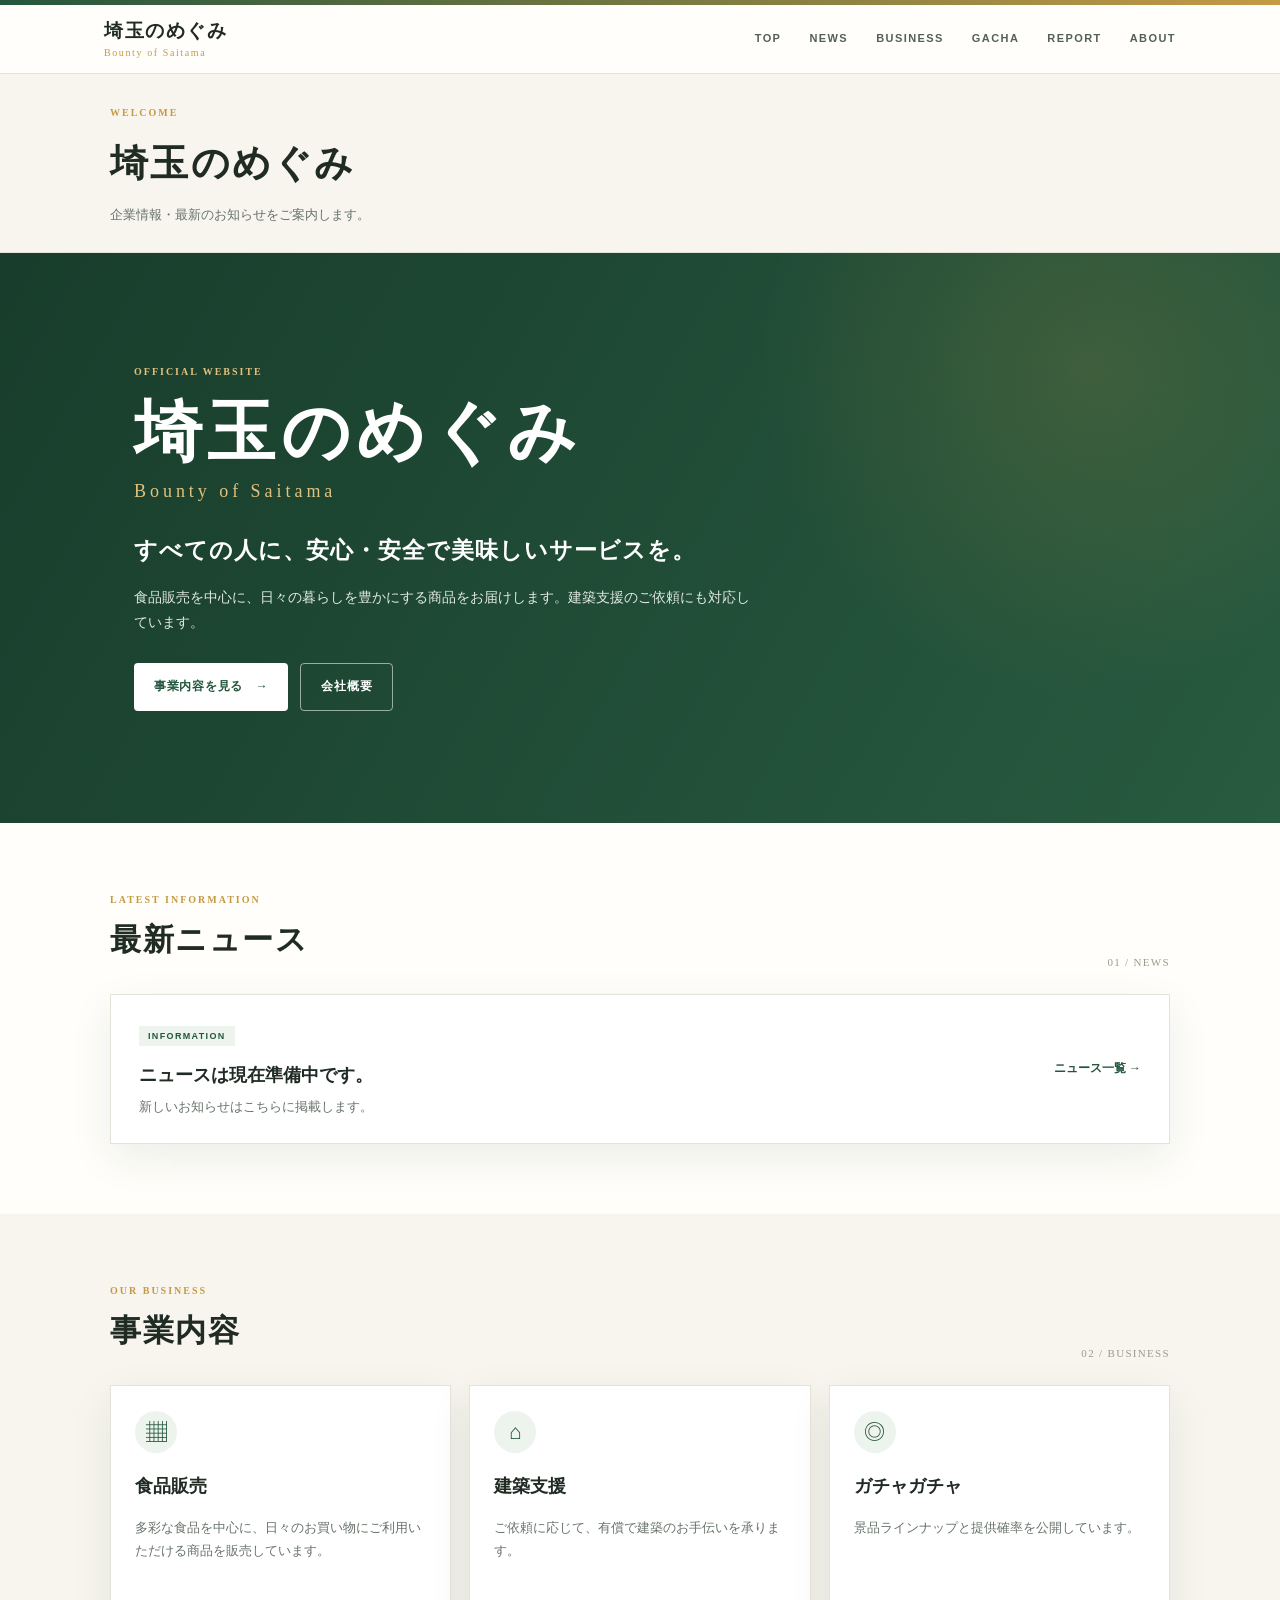
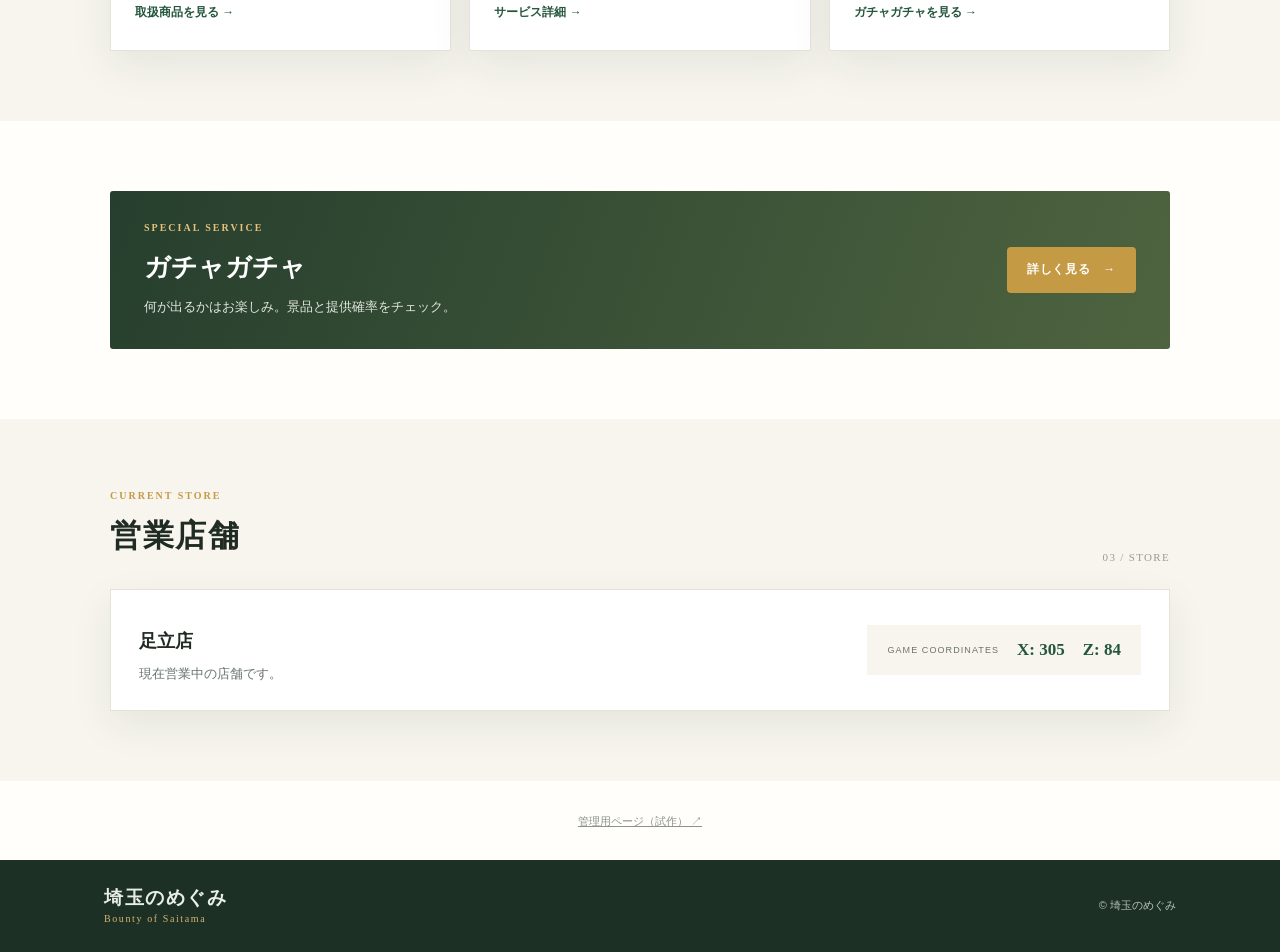
<file: index.html>
<!doctype html><html lang="ja"><head><meta charset="utf-8"><meta name="viewport" content="width=device-width,initial-scale=1"><meta name="description" content="埼玉のめぐみ 公式サイト"><title>埼玉のめぐみ | 埼玉のめぐみ</title><link rel="stylesheet" href="style.css"></head><body><div class="topline"></div><header class="header"><div class="header-inner"><a class="brand" href="index.html"><strong>埼玉のめぐみ</strong><small>Bounty of Saitama</small></a><button class="menu" aria-label="メニュー">☰</button><nav class="nav"><a href="index.html">TOP</a><a href="news.html">NEWS</a><a href="business.html">BUSINESS</a><a href="gacha.html">GACHA</a><a href="report.html">REPORT</a><a href="about.html">ABOUT</a></nav></div></header><main><section class="page-hero"><div class="container"><p class="en">WELCOME</p><h1>埼玉のめぐみ</h1><p>企業情報・最新のお知らせをご案内します。</p></div></section><section class="hero"><div class="hero-inner"><p class="kicker">OFFICIAL WEBSITE</p><h1>埼玉のめぐみ</h1><p class="english">Bounty of Saitama</p><p class="tagline">すべての人に、安心・安全で美味しいサービスを。</p><p class="intro">食品販売を中心に、日々の暮らしを豊かにする商品をお届けします。建築支援のご依頼にも対応しています。</p><div class="hero-actions"><a class="btn btn-primary" href="business.html">事業内容を見る　→</a><a class="btn btn-outline" href="about.html">会社概要</a></div></div></section>
<section class="section container"><div class="section-head"><div><p class="en">LATEST INFORMATION</p><h2>最新ニュース</h2></div><span class="num">01 / NEWS</span></div><div id="homeNews" class="news-feature"><div><span class="tag">INFORMATION</span><h3>ニュースは現在準備中です。</h3><p>新しいお知らせはこちらに掲載します。</p></div><a class="card-link" href="news.html">ニュース一覧 →</a></div></section>
<section class="section alt"><div class="container"><div class="section-head"><div><p class="en">OUR BUSINESS</p><h2>事業内容</h2></div><span class="num">02 / BUSINESS</span></div><div class="cards"><article class="card"><div class="icon">▦</div><h3>食品販売</h3><p>多彩な食品を中心に、日々のお買い物にご利用いただける商品を販売しています。</p><a class="card-link" href="business.html">取扱商品を見る →</a></article><article class="card"><div class="icon">⌂</div><h3>建築支援</h3><p>ご依頼に応じて、有償で建築のお手伝いを承ります。</p><a class="card-link" href="business.html#construction">サービス詳細 →</a></article><article class="card"><div class="icon">◎</div><h3>ガチャガチャ</h3><p>景品ラインナップと提供確率を公開しています。</p><a class="card-link" href="gacha.html">ガチャガチャを見る →</a></article></div></div></section>
<section class="section container"><div class="gacha-banner"><div><p class="kicker">SPECIAL SERVICE</p><h2>ガチャガチャ</h2><p>何が出るかはお楽しみ。景品と提供確率をチェック。</p></div><a class="btn btn-gold" href="gacha.html">詳しく見る　→</a></div></section>
<section class="section alt"><div class="container"><div class="section-head"><div><p class="en">CURRENT STORE</p><h2>営業店舗</h2></div><span class="num">03 / STORE</span></div><div class="store"><div><h3>足立店</h3><p>現在営業中の店舗です。</p></div><div class="coords"><span>GAME COORDINATES</span><b>X: 305</b><b>Z: 84</b></div></div></div></section></main><div class="admin-link"><a href="admin.html">管理用ページ（試作） ↗</a></div><footer class="footer"><div class="footer-inner"><a class="brand" href="index.html"><strong>埼玉のめぐみ</strong><small>Bounty of Saitama</small></a><p>© 埼玉のめぐみ</p></div></footer><script src="common.js"></script></body></html>
</file>
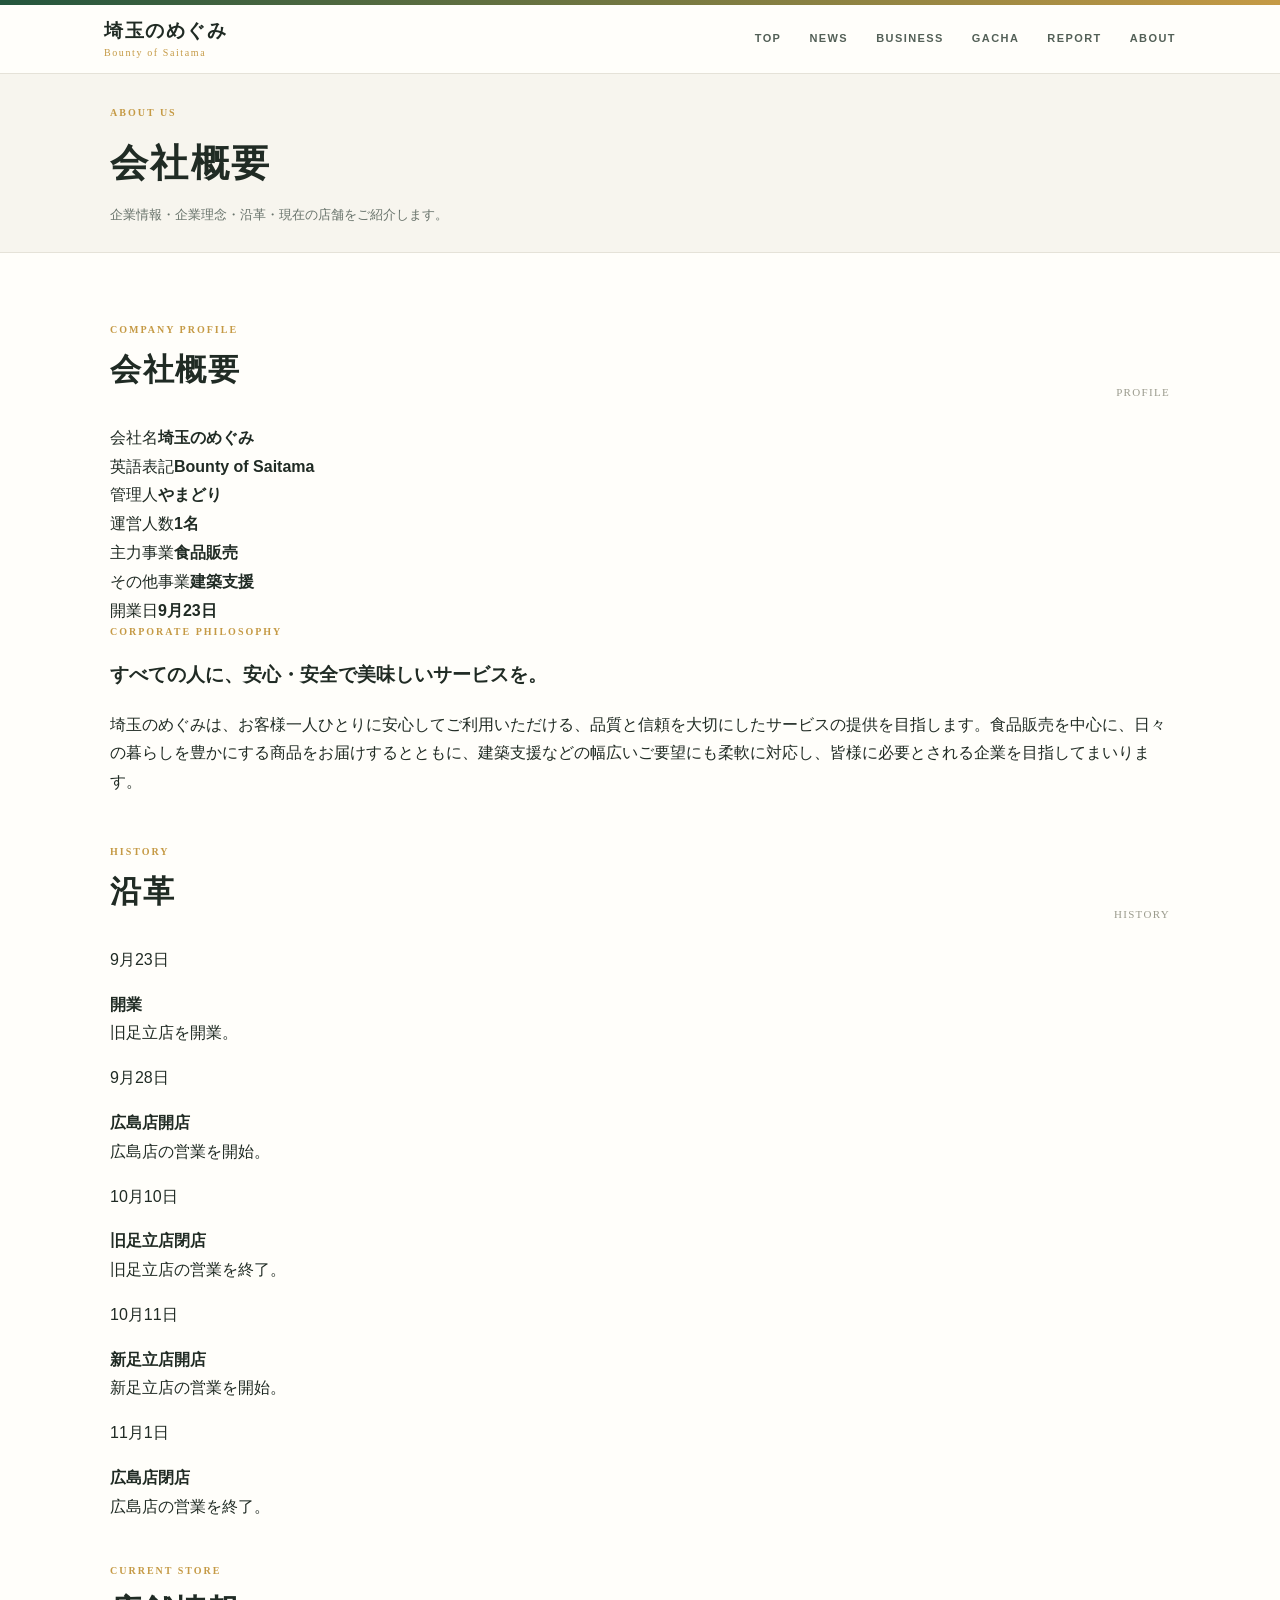
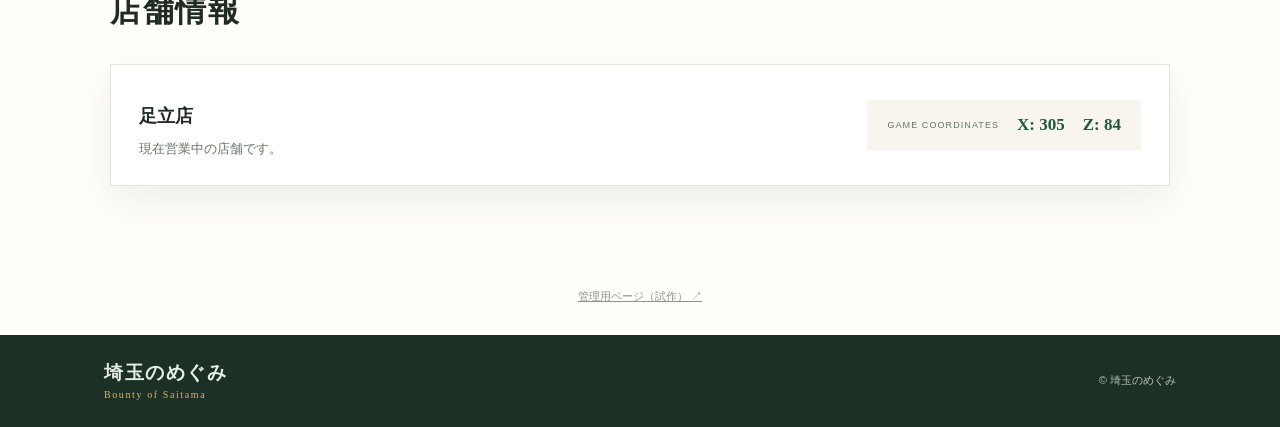
<file: about.html>
<!doctype html><html lang="ja"><head><meta charset="utf-8"><meta name="viewport" content="width=device-width,initial-scale=1"><meta name="description" content="埼玉のめぐみ 公式サイト"><title>会社概要 | 埼玉のめぐみ</title><link rel="stylesheet" href="style.css"></head><body><div class="topline"></div><header class="header"><div class="header-inner"><a class="brand" href="index.html"><strong>埼玉のめぐみ</strong><small>Bounty of Saitama</small></a><button class="menu" aria-label="メニュー">☰</button><nav class="nav"><a href="index.html">TOP</a><a href="news.html">NEWS</a><a href="business.html">BUSINESS</a><a href="gacha.html">GACHA</a><a href="report.html">REPORT</a><a href="about.html" class="active">ABOUT</a></nav></div></header><main><section class="page-hero"><div class="container"><p class="en">ABOUT US</p><h1>会社概要</h1><p>企業情報・企業理念・沿革・現在の店舗をご紹介します。</p></div></section><section class="section container"><div class="section-head"><div><p class="en">COMPANY PROFILE</p><h2>会社概要</h2></div><span class="num">PROFILE</span></div><div class="profile"><div class="profile-row"><span>会社名</span><b>埼玉のめぐみ</b></div><div class="profile-row"><span>英語表記</span><b>Bounty of Saitama</b></div><div class="profile-row"><span>管理人</span><b>やまどり</b></div><div class="profile-row"><span>運営人数</span><b>1名</b></div><div class="profile-row"><span>主力事業</span><b>食品販売</b></div><div class="profile-row"><span>その他事業</span><b>建築支援</b></div><div class="profile-row"><span>開業日</span><b>9月23日</b></div></div><div class="philosophy"><p class="kicker">CORPORATE PHILOSOPHY</p><h3>すべての人に、安心・安全で美味しいサービスを。</h3><p>埼玉のめぐみは、お客様一人ひとりに安心してご利用いただける、品質と信頼を大切にしたサービスの提供を目指します。食品販売を中心に、日々の暮らしを豊かにする商品をお届けするとともに、建築支援などの幅広いご要望にも柔軟に対応し、皆様に必要とされる企業を目指してまいります。</p></div><div style="margin-top:48px"><div class="section-head"><div><p class="en">HISTORY</p><h2>沿革</h2></div><span class="num">HISTORY</span></div><div class="timeline"><div class="timeline-item"><time>9月23日</time><p><b>開業</b><br>旧足立店を開業。</p></div><div class="timeline-item"><time>9月28日</time><p><b>広島店開店</b><br>広島店の営業を開始。</p></div><div class="timeline-item"><time>10月10日</time><p><b>旧足立店閉店</b><br>旧足立店の営業を終了。</p></div><div class="timeline-item"><time>10月11日</time><p><b>新足立店開店</b><br>新足立店の営業を開始。</p></div><div class="timeline-item"><time>11月1日</time><p><b>広島店閉店</b><br>広島店の営業を終了。</p></div></div></div><div style="margin-top:42px"><div class="section-head"><div><p class="en">CURRENT STORE</p><h2>店舗情報</h2></div></div><div class="store"><div><h3>足立店</h3><p>現在営業中の店舗です。</p></div><div class="coords"><span>GAME COORDINATES</span><b>X: 305</b><b>Z: 84</b></div></div></div></section></main><div class="admin-link"><a href="admin.html">管理用ページ（試作） ↗</a></div><footer class="footer"><div class="footer-inner"><a class="brand" href="index.html"><strong>埼玉のめぐみ</strong><small>Bounty of Saitama</small></a><p>© 埼玉のめぐみ</p></div></footer><script src="common.js"></script></body></html>
</file>
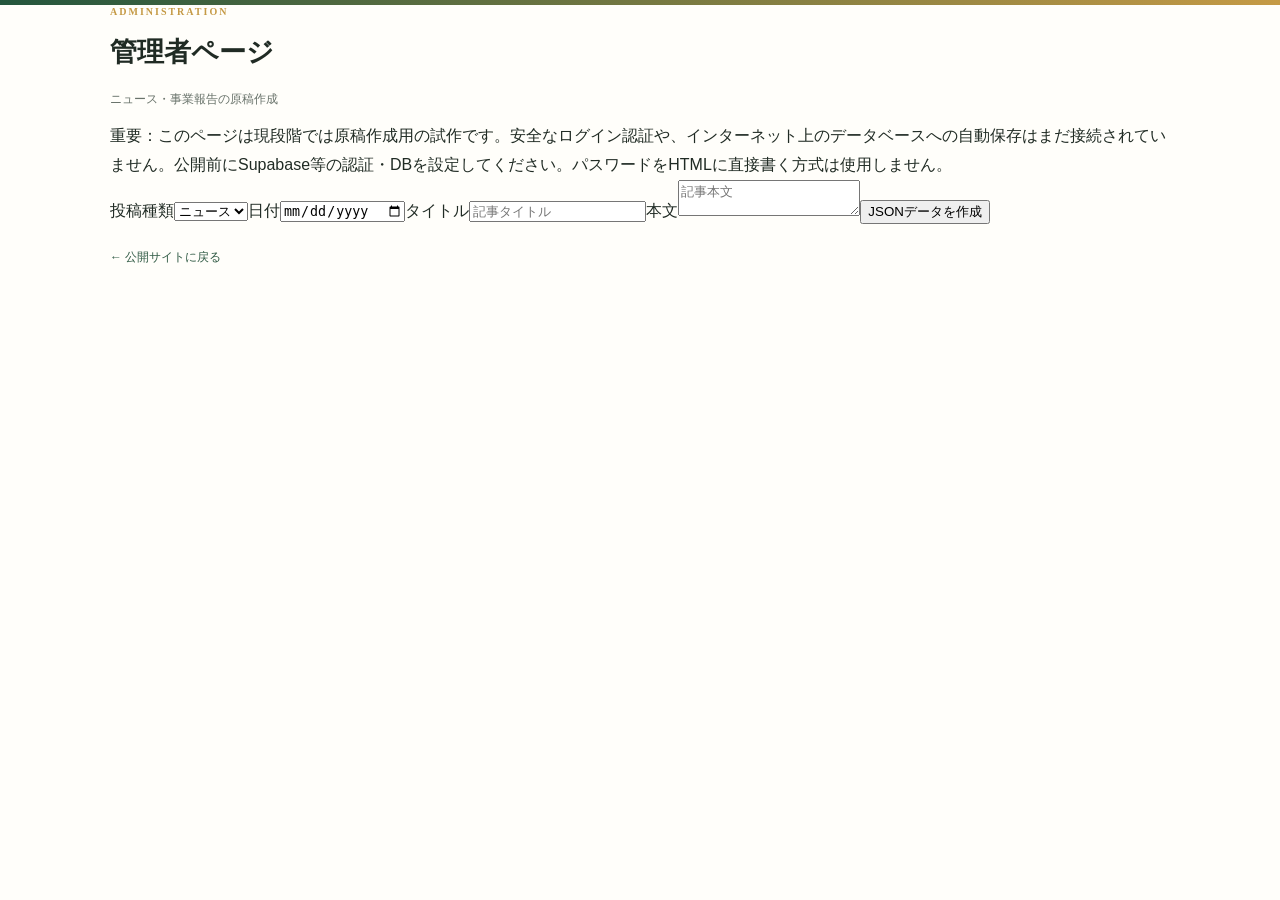
<file: admin.html>
<!doctype html><html lang="ja"><head><meta charset="utf-8"><meta name="viewport" content="width=device-width,initial-scale=1"><title>管理者ページ | 埼玉のめぐみ</title><link rel="stylesheet" href="style.css"></head><body><div class="topline"></div><main class="container"><div class="admin-panel"><p class="kicker">ADMINISTRATION</p><h1 style="font-size:27px;margin:0">管理者ページ</h1><p style="font-size:12px;color:#69736b">ニュース・事業報告の原稿作成</p><div class="notice">重要：このページは現段階では原稿作成用の試作です。安全なログイン認証や、インターネット上のデータベースへの自動保存はまだ接続されていません。公開前にSupabase等の認証・DBを設定してください。パスワードをHTMLに直接書く方式は使用しません。</div><label>投稿種類</label><select id="kind"><option value="news">ニュース</option><option value="reports">事業報告</option></select><label>日付</label><input id="date" type="date"><label>タイトル</label><input id="title" placeholder="記事タイトル"><label>本文</label><textarea id="body" placeholder="記事本文"></textarea><button id="save">JSONデータを作成</button><p id="status" style="font-size:12px"></p><p><a href="index.html" style="color:#315b45;font-size:12px">← 公開サイトに戻る</a></p></div></main><script>document.getElementById('save').onclick=()=>{let kind=document.getElementById('kind').value,date=document.getElementById('date').value,title=document.getElementById('title').value.trim(),body=document.getElementById('body').value.trim();if(!date||!title||!body){document.getElementById('status').textContent='日付・タイトル・本文を入力してください。';return}let blob=new Blob([JSON.stringify({[kind]:[{date,title,body}]},null,2)],{type:'application/json'}),url=URL.createObjectURL(blob),a=document.createElement('a');a.href=url;a.download='content-update.json';a.click();URL.revokeObjectURL(url);document.getElementById('status').textContent='原稿データを作成しました。サイトへの反映は公開環境での更新が必要です。'};</script></body></html>
</file>
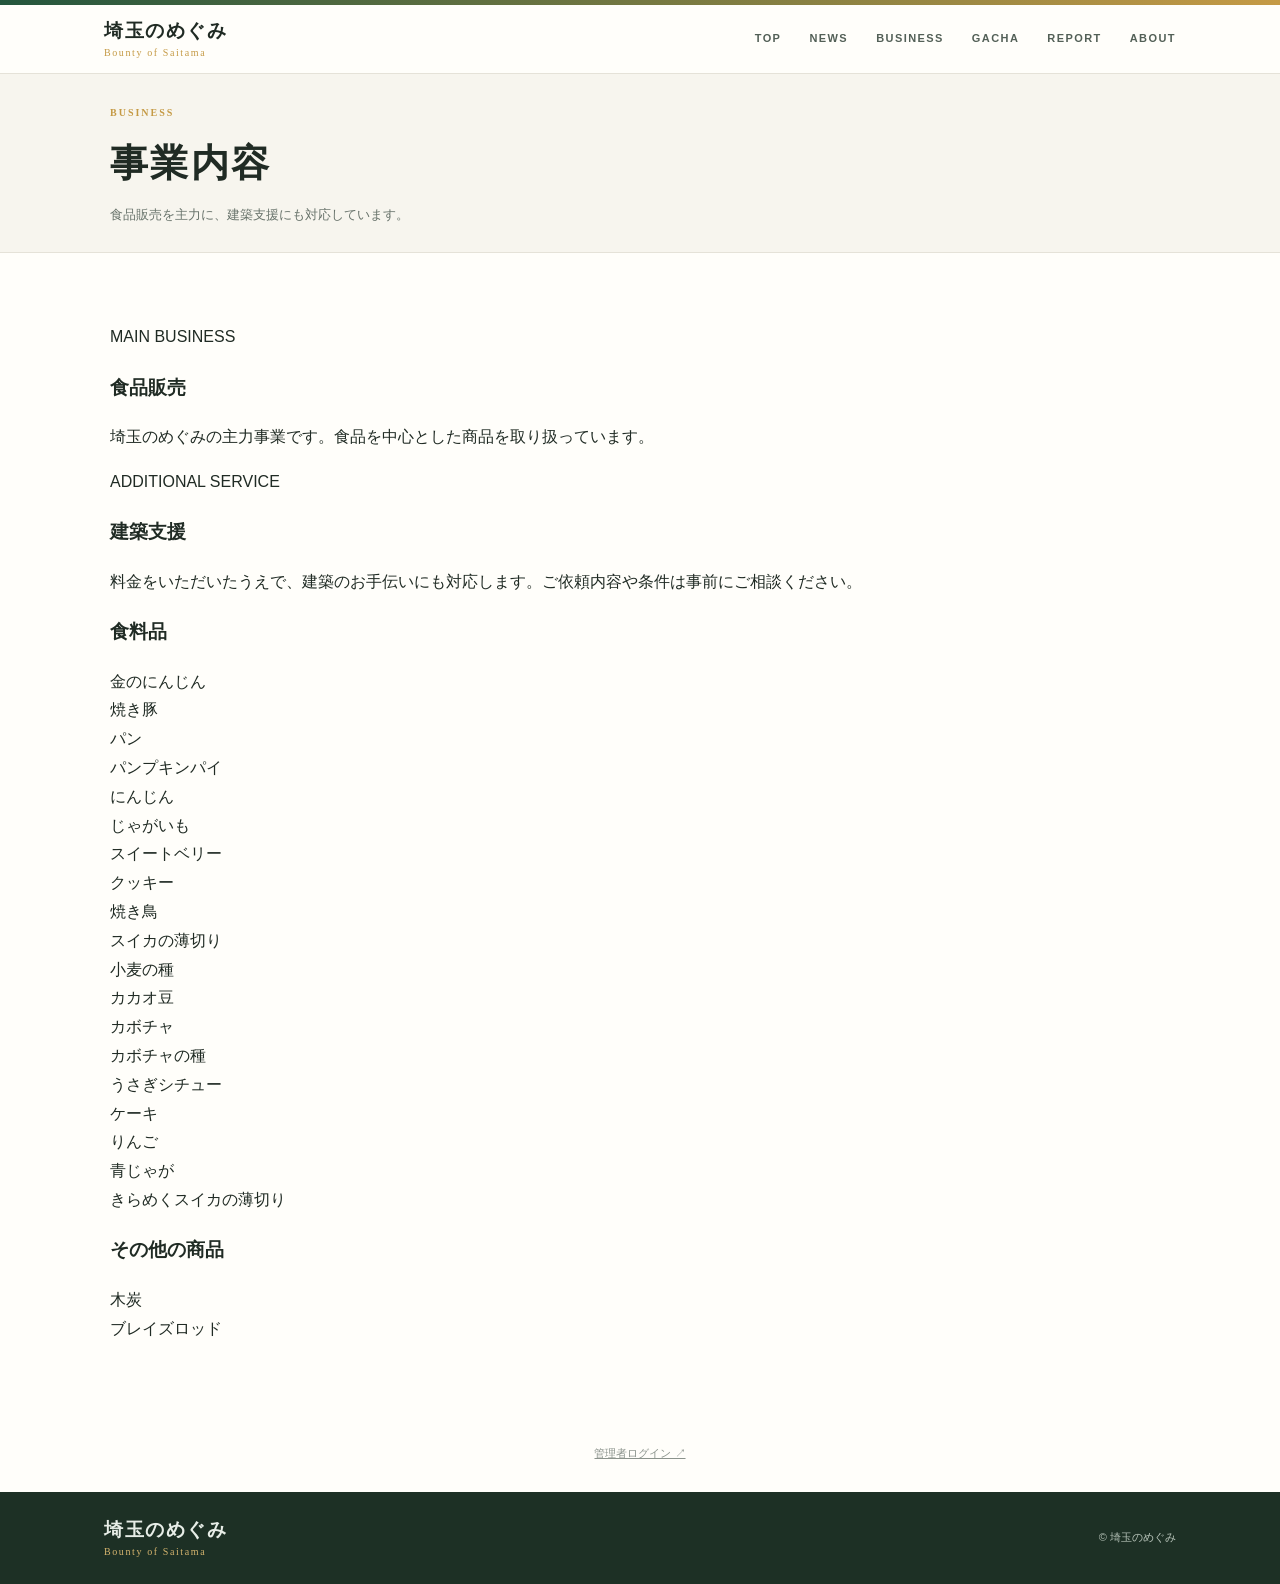
<file: business.html>
<!doctype html><html lang="ja"><head><meta charset="utf-8"><meta name="viewport" content="width=device-width,initial-scale=1"><meta name="description" content="埼玉のめぐみ 公式サイト"><title>事業内容 | 埼玉のめぐみ</title><link rel="stylesheet" href="style.css"></head><body><div class="topline"></div><header class="header"><div class="header-inner"><a class="brand" href="index.html"><strong>埼玉のめぐみ</strong><small>Bounty of Saitama</small></a><button class="menu" aria-label="メニュー">☰</button><nav class="nav"><a href="index.html">TOP</a><a href="news.html">NEWS</a><a href="business.html" class="active">BUSINESS</a><a href="gacha.html">GACHA</a><a href="report.html">REPORT</a><a href="about.html">ABOUT</a></nav></div></header><main><section class="page-hero"><div class="container"><p class="en">BUSINESS</p><h1>事業内容</h1><p>食品販売を主力に、建築支援にも対応しています。</p></div></section><section class="section container"><div class="service-grid"><article class="service main"><span class="label">MAIN BUSINESS</span><h3>食品販売</h3><p>埼玉のめぐみの主力事業です。食品を中心とした商品を取り扱っています。</p></article><article class="service sub" id="construction"><span class="label">ADDITIONAL SERVICE</span><h3>建築支援</h3><p>料金をいただいたうえで、建築のお手伝いにも対応します。ご依頼内容や条件は事前にご相談ください。</p></article></div><div class="product-group"><h3>食料品</h3><div class="product-grid"><div class="product">金のにんじん</div><div class="product">焼き豚</div><div class="product">パン</div><div class="product">パンプキンパイ</div><div class="product">にんじん</div><div class="product">じゃがいも</div><div class="product">スイートベリー</div><div class="product">クッキー</div><div class="product">焼き鳥</div><div class="product">スイカの薄切り</div><div class="product">小麦の種</div><div class="product">カカオ豆</div><div class="product">カボチャ</div><div class="product">カボチャの種</div><div class="product">うさぎシチュー</div><div class="product">ケーキ</div><div class="product">りんご</div><div class="product">青じゃが</div><div class="product">きらめくスイカの薄切り</div></div></div><div class="product-group"><h3>その他の商品</h3><div class="product-grid"><div class="product">木炭</div><div class="product">ブレイズロッド</div></div></div></section></main><div class="admin-link"><a href="admin.html">管理者ログイン ↗</a></div><footer class="footer"><div class="footer-inner"><a class="brand" href="index.html"><strong>埼玉のめぐみ</strong><small>Bounty of Saitama</small></a><p>© 埼玉のめぐみ</p></div></footer><script src="common.js"></script></body></html>
</file>
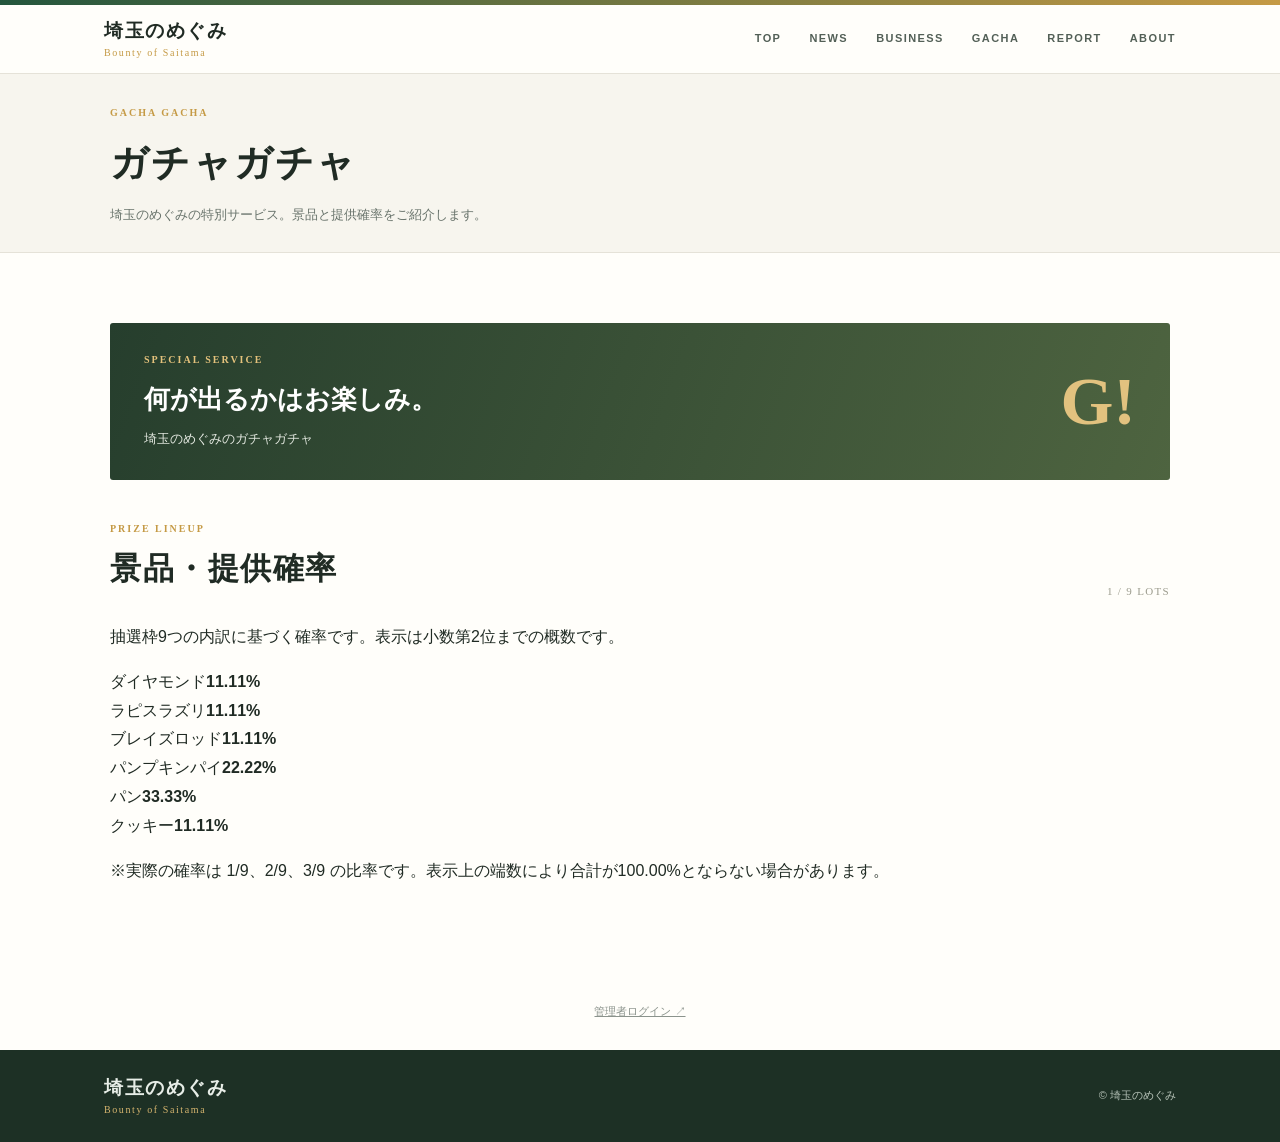
<file: gacha.html>
<!doctype html><html lang="ja"><head><meta charset="utf-8"><meta name="viewport" content="width=device-width,initial-scale=1"><meta name="description" content="埼玉のめぐみ 公式サイト"><title>ガチャガチャ | 埼玉のめぐみ</title><link rel="stylesheet" href="style.css"></head><body><div class="topline"></div><header class="header"><div class="header-inner"><a class="brand" href="index.html"><strong>埼玉のめぐみ</strong><small>Bounty of Saitama</small></a><button class="menu" aria-label="メニュー">☰</button><nav class="nav"><a href="index.html">TOP</a><a href="news.html">NEWS</a><a href="business.html">BUSINESS</a><a href="gacha.html" class="active">GACHA</a><a href="report.html">REPORT</a><a href="about.html">ABOUT</a></nav></div></header><main><section class="page-hero"><div class="container"><p class="en">GACHA GACHA</p><h1>ガチャガチャ</h1><p>埼玉のめぐみの特別サービス。景品と提供確率をご紹介します。</p></div></section><section class="section container"><div class="gacha-banner"><div><p class="kicker">SPECIAL SERVICE</p><h2>何が出るかはお楽しみ。</h2><p>埼玉のめぐみのガチャガチャ</p></div><span style="font:800 68px 'DM Sans';color:#e2c27f;position:relative;z-index:1">G!</span></div><div style="margin-top:42px"><div class="section-head"><div><p class="en">PRIZE LINEUP</p><h2>景品・提供確率</h2></div><span class="num">1 / 9 LOTS</span></div><p class="lead">抽選枠9つの内訳に基づく確率です。表示は小数第2位までの概数です。</p><div class="prob-grid"><div class="prob"><div class="prob-top"><span>ダイヤモンド</span><b>11.11%</b></div><div class="bar"><span style="width:11.1111%"></span></div></div><div class="prob"><div class="prob-top"><span>ラピスラズリ</span><b>11.11%</b></div><div class="bar"><span style="width:11.1111%"></span></div></div><div class="prob"><div class="prob-top"><span>ブレイズロッド</span><b>11.11%</b></div><div class="bar"><span style="width:11.1111%"></span></div></div><div class="prob"><div class="prob-top"><span>パンプキンパイ</span><b>22.22%</b></div><div class="bar"><span style="width:22.2222%"></span></div></div><div class="prob"><div class="prob-top"><span>パン</span><b>33.33%</b></div><div class="bar"><span style="width:33.3333%"></span></div></div><div class="prob"><div class="prob-top"><span>クッキー</span><b>11.11%</b></div><div class="bar"><span style="width:11.1111%"></span></div></div></div><p class="small-note">※実際の確率は 1/9、2/9、3/9 の比率です。表示上の端数により合計が100.00%とならない場合があります。</p></div></section></main><div class="admin-link"><a href="admin.html">管理者ログイン ↗</a></div><footer class="footer"><div class="footer-inner"><a class="brand" href="index.html"><strong>埼玉のめぐみ</strong><small>Bounty of Saitama</small></a><p>© 埼玉のめぐみ</p></div></footer><script src="common.js"></script></body></html>
</file>
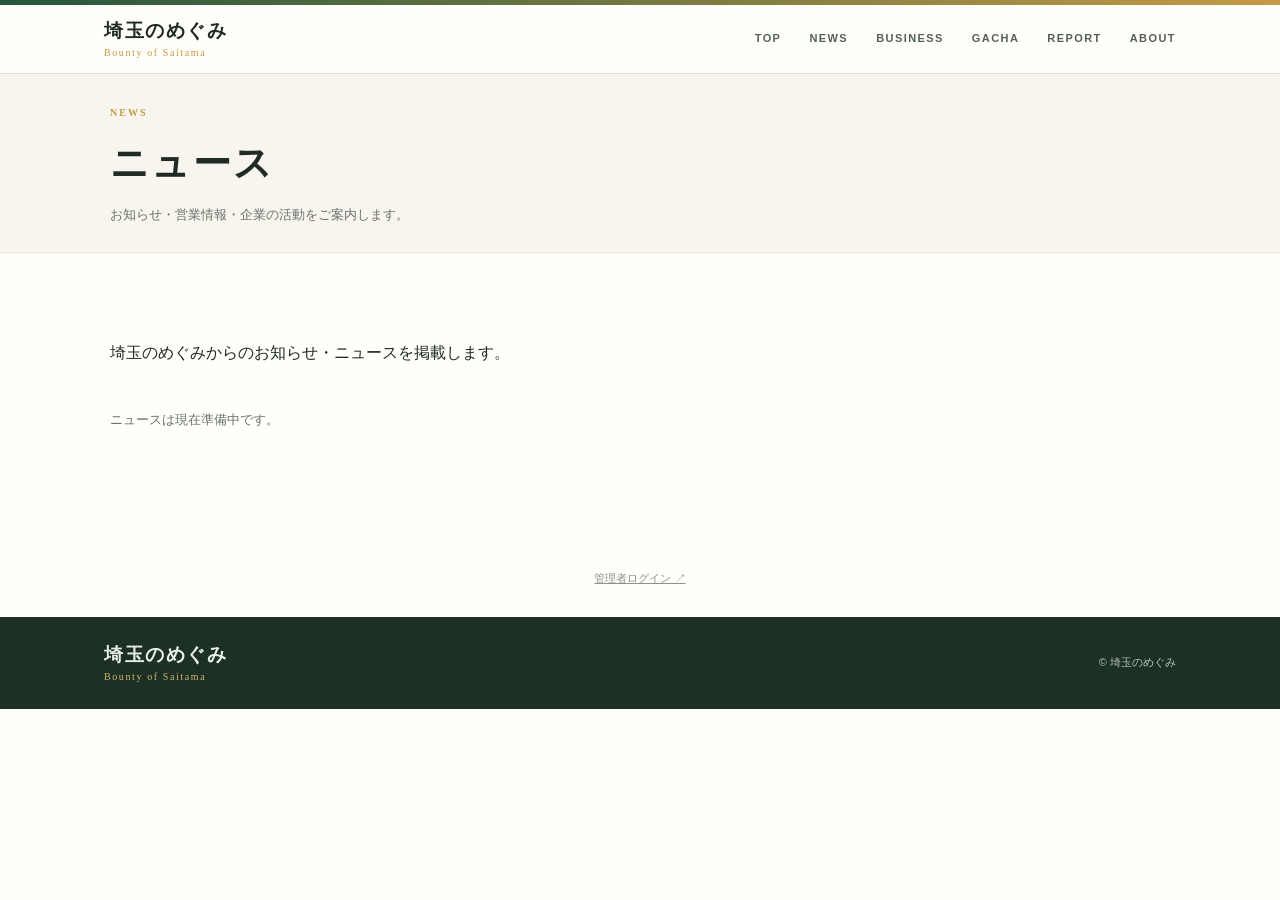
<file: news.html>
<!doctype html><html lang="ja"><head><meta charset="utf-8"><meta name="viewport" content="width=device-width,initial-scale=1"><meta name="description" content="埼玉のめぐみ 公式サイト"><title>ニュース | 埼玉のめぐみ</title><link rel="stylesheet" href="style.css"></head><body><div class="topline"></div><header class="header"><div class="header-inner"><a class="brand" href="index.html"><strong>埼玉のめぐみ</strong><small>Bounty of Saitama</small></a><button class="menu" aria-label="メニュー">☰</button><nav class="nav"><a href="index.html">TOP</a><a href="news.html" class="active">NEWS</a><a href="business.html">BUSINESS</a><a href="gacha.html">GACHA</a><a href="report.html">REPORT</a><a href="about.html">ABOUT</a></nav></div></header><main><section class="page-hero"><div class="container"><p class="en">NEWS</p><h1>ニュース</h1><p>お知らせ・営業情報・企業の活動をご案内します。</p></div></section><section class="section container"><p class="lead">埼玉のめぐみからのお知らせ・ニュースを掲載します。</p><div id="newsList" class="article-list"><p class="empty">ニュースは現在準備中です。</p></div></section></main><div class="admin-link"><a href="admin.html">管理者ログイン ↗</a></div><footer class="footer"><div class="footer-inner"><a class="brand" href="index.html"><strong>埼玉のめぐみ</strong><small>Bounty of Saitama</small></a><p>© 埼玉のめぐみ</p></div></footer><script src="common.js"></script></body></html>
</file>
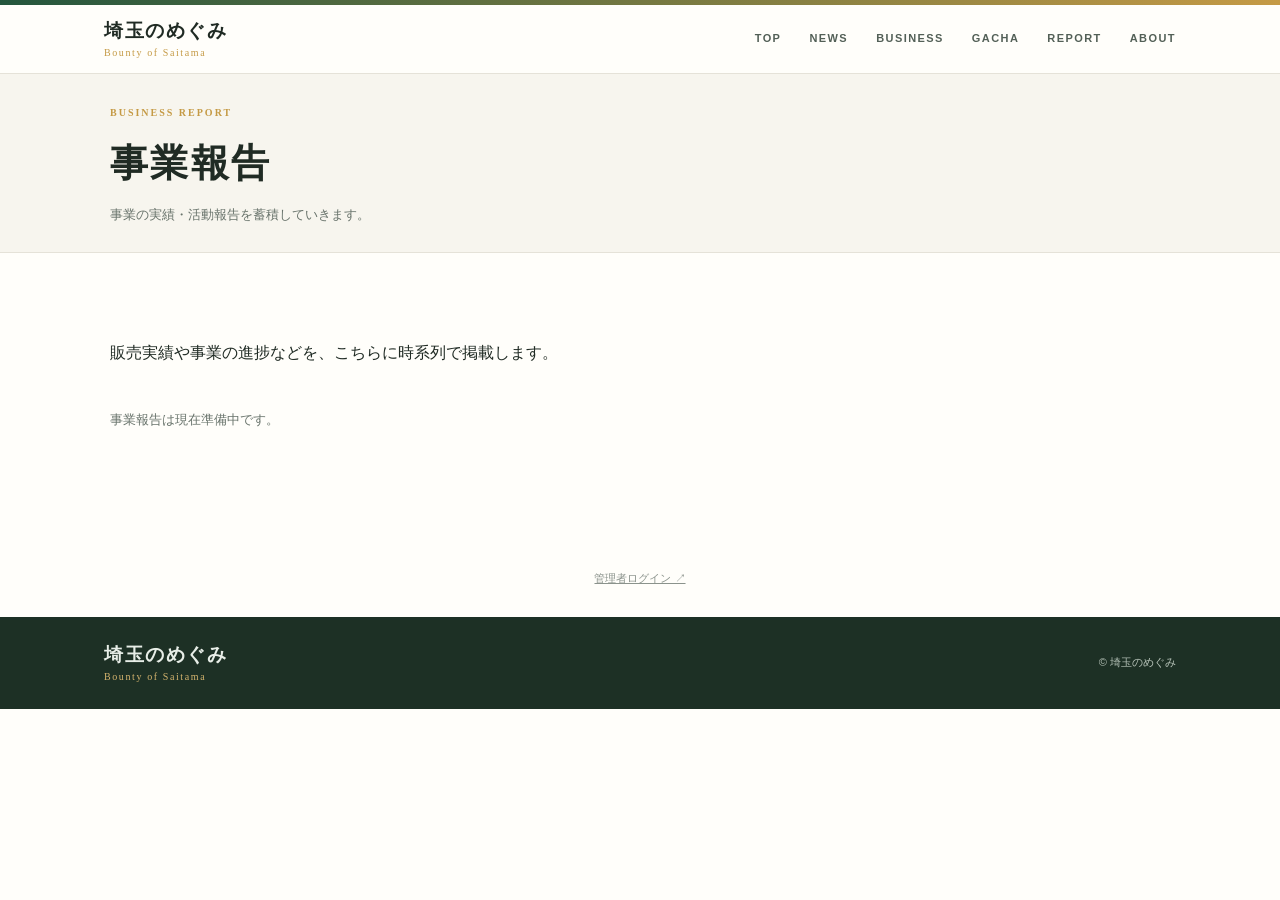
<file: report.html>
<!doctype html><html lang="ja"><head><meta charset="utf-8"><meta name="viewport" content="width=device-width,initial-scale=1"><meta name="description" content="埼玉のめぐみ 公式サイト"><title>事業報告 | 埼玉のめぐみ</title><link rel="stylesheet" href="style.css"></head><body><div class="topline"></div><header class="header"><div class="header-inner"><a class="brand" href="index.html"><strong>埼玉のめぐみ</strong><small>Bounty of Saitama</small></a><button class="menu" aria-label="メニュー">☰</button><nav class="nav"><a href="index.html">TOP</a><a href="news.html">NEWS</a><a href="business.html">BUSINESS</a><a href="gacha.html">GACHA</a><a href="report.html" class="active">REPORT</a><a href="about.html">ABOUT</a></nav></div></header><main><section class="page-hero"><div class="container"><p class="en">BUSINESS REPORT</p><h1>事業報告</h1><p>事業の実績・活動報告を蓄積していきます。</p></div></section><section class="section container"><p class="lead">販売実績や事業の進捗などを、こちらに時系列で掲載します。</p><div id="reportList" class="article-list"><p class="empty">事業報告は現在準備中です。</p></div></section></main><div class="admin-link"><a href="admin.html">管理者ログイン ↗</a></div><footer class="footer"><div class="footer-inner"><a class="brand" href="index.html"><strong>埼玉のめぐみ</strong><small>Bounty of Saitama</small></a><p>© 埼玉のめぐみ</p></div></footer><script src="common.js"></script></body></html>
</file>
<file: style.css>
:root{--ink:#202b24;--muted:#68736b;--green:#24563d;--green2:#34704e;--gold:#c59a45;--cream:#f7f5ee;--paper:#fffefa;--line:#e5e2d8;--shadow:0 14px 40px rgba(28,45,33,.08)}
*{box-sizing:border-box}
html{scroll-behavior:smooth}
body{margin:0;background:var(--paper);color:var(--ink);font-family:"Noto Sans JP","Hiragino Kaku Gothic ProN",Meiryo,sans-serif;line-height:1.8}
a{color:inherit;text-decoration:none}
.topline{height:5px;background:linear-gradient(90deg,var(--green),var(--gold))}
.header{position:sticky;top:0;z-index:20;background:rgba(255,254,250,.96);backdrop-filter:blur(12px);border-bottom:1px solid var(--line)}
.header-inner,.footer-inner{max-width:1120px;margin:auto;padding:14px 24px;display:flex;align-items:center;justify-content:space-between;gap:24px}
.brand{display:flex;flex-direction:column;line-height:1.25;white-space:nowrap}
.brand strong{font-size:19px;letter-spacing:.08em}
.brand small{font-family:Georgia,serif;color:var(--gold);font-size:10px;letter-spacing:.16em;margin-top:4px}
.nav{display:flex;align-items:center;gap:clamp(12px,2.2vw,28px)}
.nav a{font-size:11px;font-weight:800;letter-spacing:.13em;color:#536057;transition:color .2s}
.nav a:hover,.card-link:hover{color:var(--gold)}
.menu{display:none;border:1px solid var(--line);background:white;border-radius:8px;padding:7px 11px;font-size:18px}
.container{width:min(1060px,calc(100% - 48px));margin-inline:auto}
.page-hero{background:var(--cream);padding:32px 0 26px;border-bottom:1px solid var(--line)}
.page-hero .en,.en,.kicker{font:700 10px/1.4 Georgia,serif;letter-spacing:.2em;color:var(--gold);margin:0 0 9px}
.page-hero h1{font-size:clamp(25px,4vw,38px);margin:0 0 5px;letter-spacing:.06em}
.page-hero p:last-child{margin:0;color:var(--muted);font-size:13px}
.hero{background:radial-gradient(circle at 85% 20%,rgba(197,154,69,.17),transparent 28%),linear-gradient(120deg,#183d2c,#285b40);color:white;overflow:hidden}
.hero-inner{max-width:1060px;margin:auto;padding:clamp(64px,9vw,112px) 24px}
.hero .kicker{color:#e2c17d}
.hero h1{font-size:clamp(38px,7vw,68px);line-height:1.2;letter-spacing:.08em;margin:12px 0 0}
.english{font:18px Georgia,serif;letter-spacing:.22em;color:#e1c27e;margin:8px 0 28px}
.tagline{font-size:clamp(17px,2.5vw,23px);font-weight:700;letter-spacing:.04em;margin:0 0 12px}
.intro{max-width:620px;color:#e1e9e2;font-size:14px}
.hero-actions{display:flex;gap:12px;flex-wrap:wrap;margin-top:28px}
.btn{display:inline-flex;align-items:center;justify-content:center;padding:12px 20px;border-radius:4px;font-size:12px;font-weight:800;letter-spacing:.06em;transition:transform .2s,background .2s}
.btn:hover{transform:translateY(-2px)}
.btn-primary{background:#fff;color:var(--green)}
.btn-outline{border:1px solid rgba(255,255,255,.55);color:white}
.btn-gold{background:var(--gold);color:#fff}
.section{padding:70px 0}
.alt{background:var(--cream)}
.section-head{display:flex;justify-content:space-between;align-items:end;gap:20px;margin-bottom:26px}
.section-head .en{margin-bottom:5px}
.section-head h2{font-size:clamp(23px,3vw,31px);margin:0;letter-spacing:.05em}
.num{font:11px Georgia,serif;color:#9b9b8d;letter-spacing:.12em}
.news-feature,.store{background:white;border:1px solid var(--line);padding:25px 28px;display:flex;justify-content:space-between;align-items:center;gap:22px;box-shadow:var(--shadow)}
.news-feature h3,.store h3{font-size:18px;margin:10px 0 4px}
.news-feature p,.store p{font-size:13px;color:var(--muted);margin:0}
.tag{font-size:9px;letter-spacing:.15em;color:var(--green);font-weight:800;background:#edf3ed;padding:5px 9px}
.card-link{font-size:12px;color:var(--green);font-weight:800;white-space:nowrap}
.cards{display:grid;grid-template-columns:repeat(3,1fr);gap:18px}
.card{background:white;border:1px solid var(--line);padding:25px 24px;box-shadow:var(--shadow)}
.card .icon{width:42px;height:42px;display:grid;place-items:center;border-radius:50%;background:#edf3ed;color:var(--green);font-size:21px}
.card h3{font-size:18px;margin:17px 0 8px}
.card p{font-size:13px;color:var(--muted);min-height:68px}
.gacha-banner{background:linear-gradient(110deg,#263e2d,#4e6440);color:white;padding:30px 34px;display:flex;align-items:center;justify-content:space-between;gap:24px;border-radius:3px}
.gacha-banner .kicker{color:#e4c27c}
.gacha-banner h2{font-size:26px;margin:0 0 4px}
.gacha-banner p:not(.kicker){font-size:13px;color:#e4e9e1;margin:0}
.coords{display:flex;align-items:center;gap:18px;background:var(--cream);padding:15px 20px}
.coords span{font-size:9px;letter-spacing:.12em;color:var(--muted)}
.coords b{font:700 17px Georgia,serif;color:var(--green)}
.footer{background:#1d3025;color:#e7ede7;margin-top:0}
.footer-inner{padding-top:25px;padding-bottom:25px}
.footer .brand small{color:#d5b46e}
.footer p{font-size:11px;color:#b8c4ba}
.admin-link{text-align:center;padding:25px}
.admin-link a{font-size:11px;color:#8b938c;text-decoration:underline}
.article{display:grid;grid-template-columns:125px 1fr;gap:22px;padding:22px 0;border-bottom:1px solid var(--line)}
.article time{font:12px Georgia,serif;color:var(--gold);padding-top:5px}
.article h3{font-size:17px;margin:0 0 5px}
.article p{font-size:13px;color:var(--muted);margin:0;white-space:pre-wrap}
.empty{color:var(--muted);font-size:13px;padding:24px 0}
.table-wrap{overflow-x:auto}
table{width:100%;border-collapse:collapse;background:white}
th,td{padding:13px 15px;text-align:left;border-bottom:1px solid var(--line);font-size:13px}
th{background:#edf2eb;color:var(--green);font-size:11px}
.highlight{color:var(--green);font-weight:800}
.panel{background:white;border:1px solid var(--line);padding:24px;margin:20px 0;box-shadow:var(--shadow)}
.panel h2,.panel h3{margin-top:0}
.note{font-size:12px;color:var(--muted)}
@media(max-width:760px){
 .header-inner{padding:12px 18px}.menu{display:block}
 .nav{display:none;position:absolute;top:100%;left:0;right:0;background:var(--paper);padding:14px 20px 20px;border-bottom:1px solid var(--line);flex-direction:column;align-items:stretch;gap:0}
 .nav.open{display:flex}.nav a{padding:12px 4px;border-bottom:1px solid var(--line)}
 .container{width:calc(100% - 36px)}
 .section{padding:48px 0}
 .cards{grid-template-columns:1fr}
 .card p{min-height:0}
 .news-feature,.store,.gacha-banner{align-items:flex-start;flex-direction:column;padding:22px}
 .coords{width:100%;justify-content:space-between;gap:8px;padding:13px}
 .section-head{align-items:flex-start}
 .num{font-size:9px}
 .article{grid-template-columns:1fr;gap:5px;padding:18px 0}
 .footer-inner{padding-inline:18px}
}
</file>
